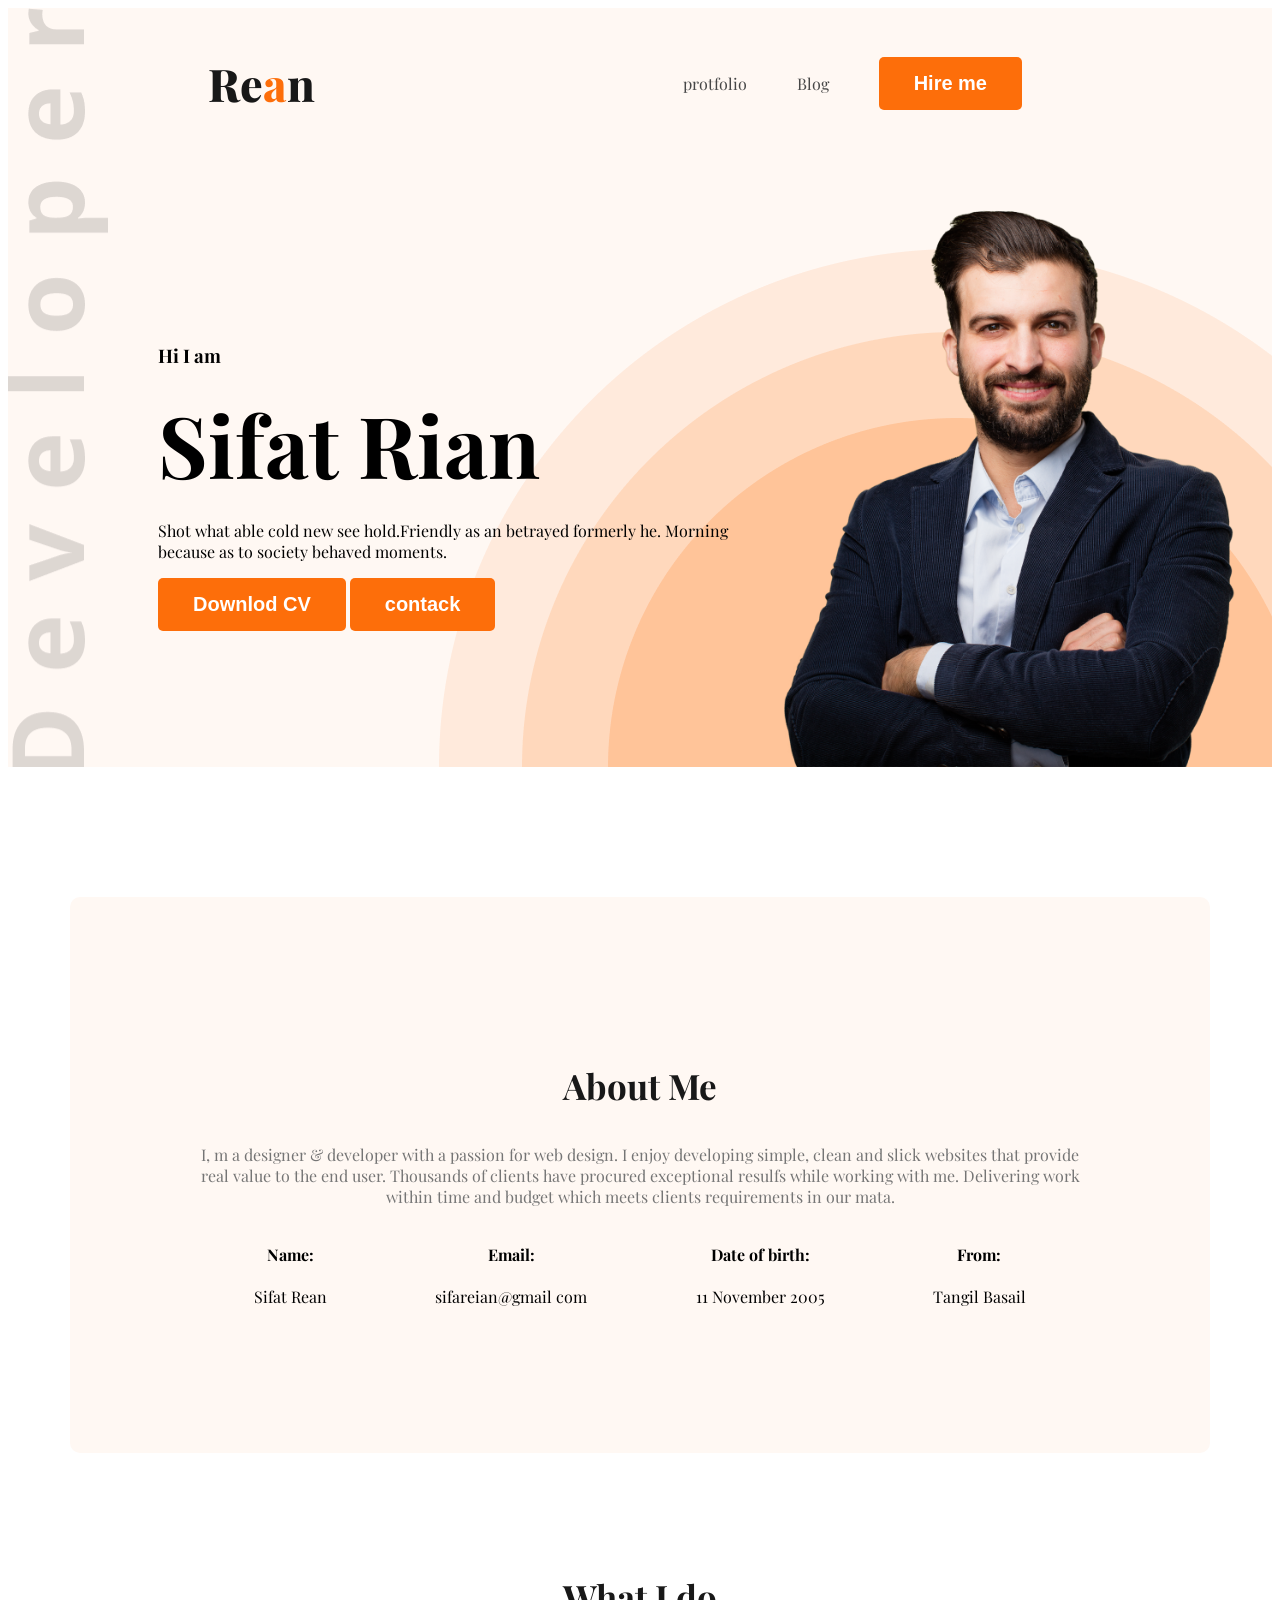
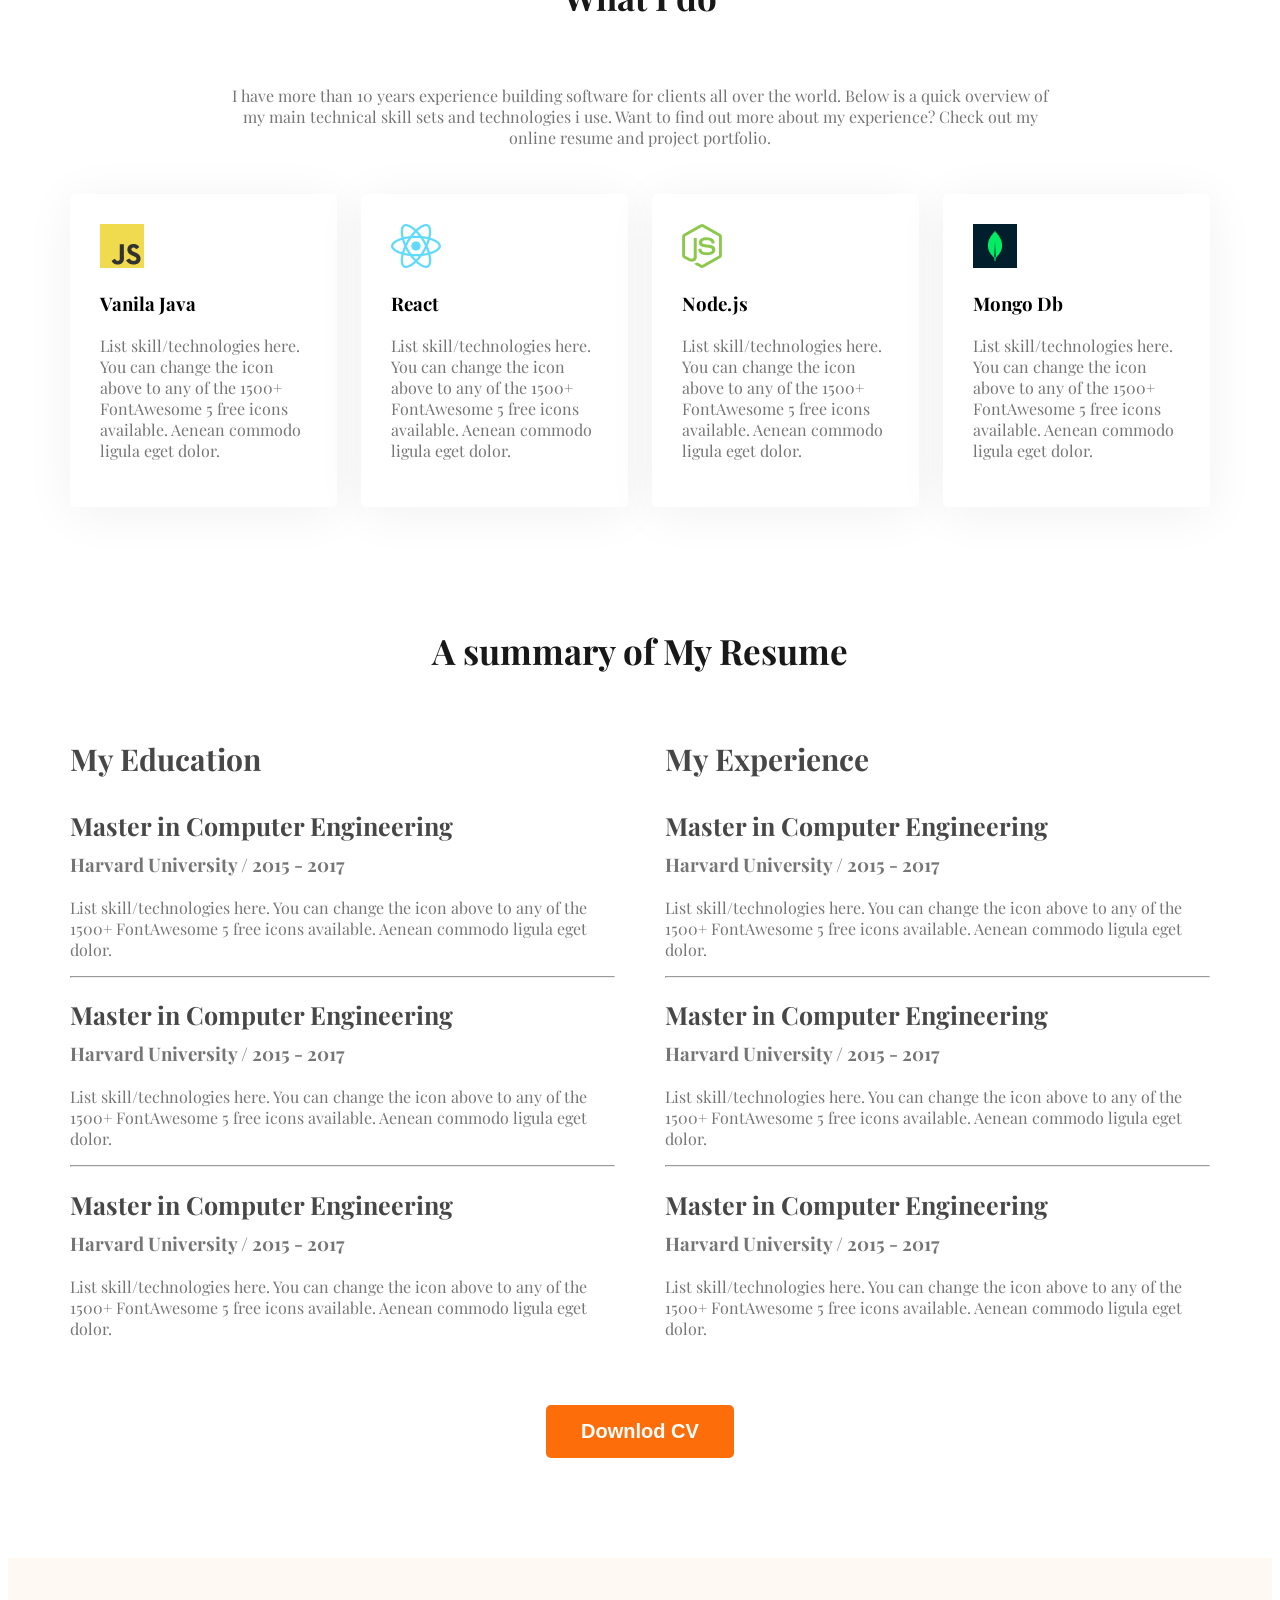
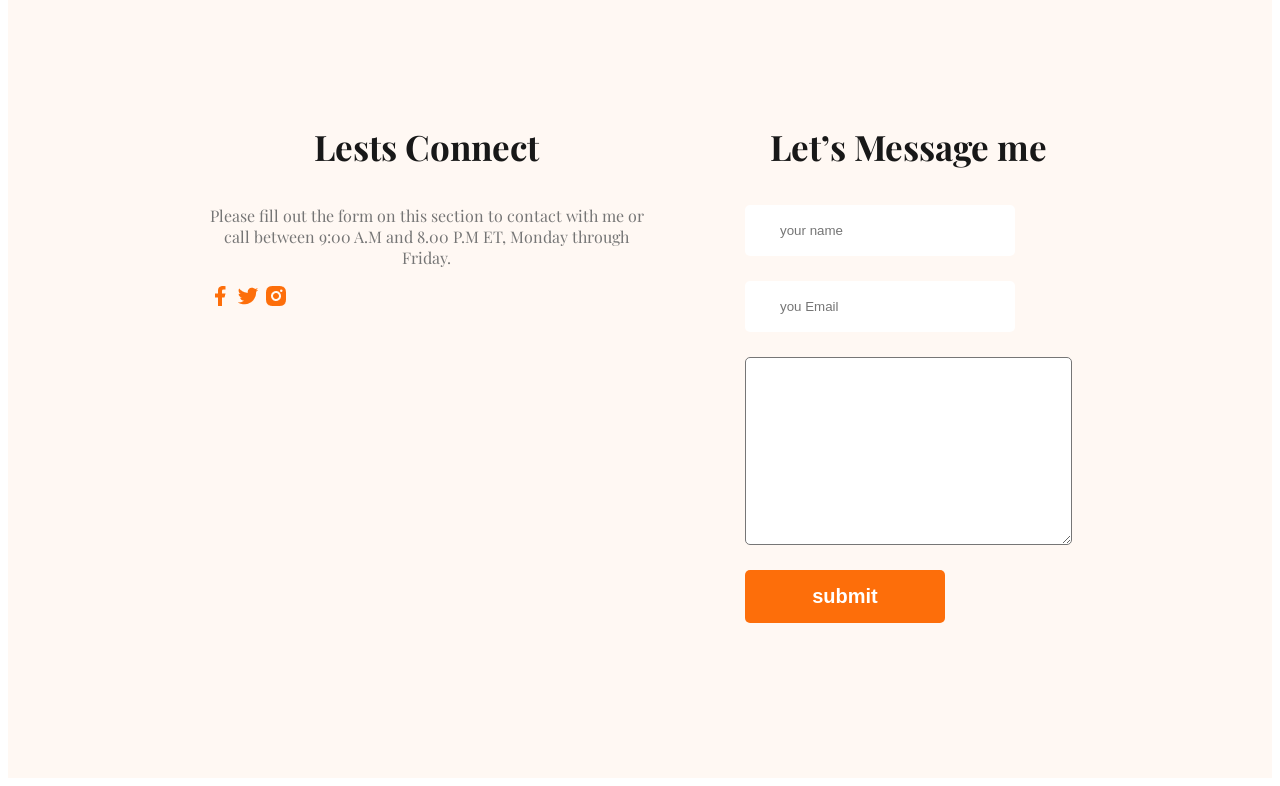
<file: portfolio-resources-main/index.html>
<!DOCTYPE html>
<html lang="en">

<head>
  <meta charset="UTF-8">
  <meta name="viewport" content="width=device-width, initial-scale=1.0">
  <title>web Developar protfolio</title>
  <link rel="preconnect" href="https://fonts.googleapis.com">
  <link rel="preconnect" href="https://fonts.gstatic.com" crossorigin>
  <link href="https://fonts.googleapis.com/css2?family=Playfair+Display:wght@700&display=swap" rel="stylesheet">

  <link rel="stylesheet" href="fast.css">
</head>

<body>
  <header class="header">
    <nav>


      <h3 class="nav-taitle">Re<span class="text-primary">a</span>n</h3>
      <ul>
        <li><a href="">protfolio</a></li>
        <li><a href="">Blog</a></li>
        <li><button class="btn-primary">Hire me</button></li>
      </ul>
    </nav>
    <div class="banner">
      <div class="banner-content">
        <h3 class="banner-greeting"> Hi I am</h3>
        <h1 class="banner-title"> Sifat Rian</h1>
        <p class="banner-description">Shot what able cold new see hold.Friendly as an betrayed formerly he. Morning
          because as to society behaved
          moments.</p>
        <button class="btn-primary">Downlod CV</button>
        <button class="btn-primary">contack</button>
      </div>
      <img class="profile-pic" src="images/hardy.png" alt="">
    </div>
  </header>
  <main>
    <section class="About">
      <h3 class="section-title">About Me</h3>
      <p class="section-description">I, m a designer & developer with a passion for web design. I enjoy developing
        simple, clean and slick websites that
        provide real value to the end user. Thousands of clients have procured exceptional resulfs while working with
        me.
        Delivering work within time and budget which meets clients requirements in our mata.</p>
      <div class="about-info-container">
        <div class="about-info">
          <h4 class="info-title">Name:</h4>
          <p class="infodescription">Sifat Rean</p>
        </div>
        <div class="about-info">
          <h4 class="info-title">Email:</h4>
          <p class="infodescription">sifareian@gmail com</p>
        </div>
        <div class="about-info">
          <h4 class="info-title">Date of birth:</h4>
          <p class="infodescription">
            11 November 2005</p>
        </div>
        <div class="about-info">
          <h4 class="info-title">From:</h4>
          <p class="infodescription">Tangil Basail</p>
        </div>
      </div>
    </section>

    <section>
      <h3 class="section-title"> What I do</h3>
      <p id="what-i-do-description" class="section-description">I have more than 10 years experience building software
        for clients all over the
        world. Below is a quick overview of my
        main technical skill sets and technologies i use. Want to find out more about my experience? Check out my online
        resume
        and project portfolio.</p>

      <div class="skills-containar">
        <div class="skill">
          <img src="images/icons/js.png" alt="">
          <h3 class="skill-title">Vanila Java </h3>
          <p class="skill-description">List skill/technologies here. You can change the icon above to any of the 1500+
            FontAwesome 5 free icons available.
            Aenean commodo ligula eget dolor.</p>
        </div>
        <div class="skill">
          <img src="images/icons/react.png" alt="">
          <h3 class="skill-title">React</h3>
          <p class="skill-description">List skill/technologies here. You can change the icon above to any of the 1500+
            FontAwesome 5 free icons available.
            Aenean commodo ligula eget dolor.</p>
        </div>
        <div class="skill">
          <img src="images/icons/nodejs.png" alt="">
          <h3 class="skill-title">Node.js</h3>
          <p class="skill-description">List skill/technologies here. You can change the icon above to any of the 1500+
            FontAwesome 5 free icons available.
            Aenean commodo ligula eget dolor.</p>
        </div>
        <div class="skill">
          <img src="images/icons/mongo.png" alt="">
          <h3 class="skill-title">Mongo Db</h3>
          <p class="skill-description">List skill/technologies here. You can change the icon above to any of the 1500+
            FontAwesome 5 free icons available.
            Aenean commodo ligula eget dolor.</p>
        </div>
      </div>

    </section>
    <section>
      <h3 class="section-title">A summary of My Resume</h3>
      <div class="resume-container">

        <div class="resume-column">
          <h3 class="resume-column-title">My Education</h3>
          <div class="resume-item">
            <h2 class="resume-item-title">Master in Computer Engineering</h2>
            <h3 class="resume-item-info">Harvard University / 2015 - 2017</h3>
            <p class="resume-item-drescription">List skill/technologies here. You can change the icon above
              to any of the 1500+ FontAwesome 5 free icons available. Aenean commodo ligula eget dolor.</p>
          </div>
          <hr>
          <div class="resume-item">
            <h2 class="resume-item-title">Master in Computer Engineering</h2>
            <h3 class="resume-item-info">Harvard University / 2015 - 2017</h3>
            <p class="resume-item-drescription">List skill/technologies here. You can change the icon above
              to any of the 1500+ FontAwesome 5 free icons available. Aenean commodo ligula eget dolor.</p>
          </div>
          <hr>
          <div class="resume-item">
            <h2 class="resume-item-title">Master in Computer Engineering</h2>
            <h3 class="resume-item-info">Harvard University / 2015 - 2017</h3>
            <p class="resume-item-drescription">List skill/technologies here. You can change the icon above
              to any of the 1500+ FontAwesome 5 free icons available. Aenean commodo ligula eget dolor.</p>
          </div>


        </div>
        <div class="resume-column">
          <h3 class="resume-column-title">My Experience</h3>
          <div class="resume-item">
            <h2 class="resume-item-title">Master in Computer Engineering</h2>
            <h3 class="resume-item-info">Harvard University / 2015 - 2017</h3>
            <p class="resume-item-drescription">List skill/technologies here. You can change the icon above
              to any of the 1500+ FontAwesome 5 free icons available. Aenean commodo ligula eget dolor.</p>
          </div>
          <hr>
          <div class="resume-item">
            <h2 class="resume-item-title">Master in Computer Engineering</h2>
            <h3 class="resume-item-info">Harvard University / 2015 - 2017</h3>
            <p class="resume-item-drescription">List skill/technologies here. You can change the icon above
              to any of the 1500+ FontAwesome 5 free icons available. Aenean commodo ligula eget dolor.</p>
          </div>
          <hr>
          <div class="resume-item">
            <h2 class="resume-item-title">Master in Computer Engineering</h2>
            <h3 class="resume-item-info">Harvard University / 2015 - 2017</h3>
            <p class="resume-item-drescription">List skill/technologies here. You can change the icon above
              to any of the 1500+ FontAwesome 5 free icons available. Aenean commodo ligula eget dolor.</p>
          </div>

        </div>


      </div>
      <div class="downlod-cv">
        <button class="btn-primary">Downlod CV</button>
      </div>


    </section>
  </main>
  <footer>
    <div class="footer-colam">
      <h3 class="section-title">Lests Connect</h3>
      <p class="section-description">Please fill out the form on this section to contact with me or call between 9:00
        A.M and 8.00 P.M ET, Monday through
        Friday.</p>
      <div class="social">
        <a href=""><img src="images/icons/facebook.png" alt=""></a>
        <a href=""><img src="images/icons/twitter.png" alt=""></a>
        <a href=""><img src="images/icons/insta.png" alt=""></a>
      </div>
    </div>
    <div class="footer-colam">
      <h3 class="section-title">Let’s Message me</h3>
      <form class="contact" action="">
        <input type="text" placeholder="your name">

        <input type="email" name="" placeholder="you Email">

        <textarea name="" id="" cols="30" rows="10"></textarea>
        <input class="btn-primary" type="submit" value="submit">
      </form>

    </div>
  </footer>

</body>

</html>
</file>
<file: portfolio-resources-main/fast.css>
body {
  font-family: 'Playfair Display', serif;
}

.text-primary {
  color: #fd6e0a;
}
.btn-primary {
  border-radius: 5px;
  background: #fd6e0a;
  color: white;
  border: 0;
  font-size: 20px;
  font-weight: 700;
  padding: 15px 35px;
}
.section-title{
  color:  #181818;
text-align: center;
font-size: 35px;
font-weight: 700;

}
.section-description{
  color: #757575;
text-align: center;|
font-size: 18px;
}


nav {
  display: flex;
  justify-content: space-between;
  align-items: center;
  margin: 0 200px;
}
.nav-taitle {
  color: var(--Dark-01, #181818);
  font-size: 45px;
  font-weight: 800;
}
nav > ul {
  display: flex;
  align-items: center;
}
nav li {
  list-style: none;
  margin-right: 50px;
}
nav a {
  text-decoration: none;
  color: #474747;
}
.header {
  background: #fff8f3;
  background-image: url('images/header_bg.png'), url('images/developer.png'); 
  background-repeat: no-repeat;
  background-position: bottom right, top left;

}
.banner {
  padding: 30px 30px 0px 150px;
  display: flex;
  align-items: center;
  justify-content: space-between;
}
.banner-content {
  max: width 500px;
}
.banner .profile-pic {
  width: 500px;
}
.banner-greetin {
  font-size: 45px;
  color: #474747;
  margin-bottom: 0;
}
.banner-title {
  font-size: 85px;
  font-weight: 700;
  margin-top: 5px;
  margin-bottom: 20px;
}
.About {
  padding: 130px;
  border-radius: 10px;
  background: #fff8f3;
  margin-top: 130px;
}main{
  width: 1140px;
  margin: 0 auto;
}
main section{
  margin-top: 120px;
}
.about-info-container{
  display: flex;
  justify-content: space-around;
}
.about-info{
  text-align: center;
}
#what-i-do-description{
  padding: 30px 150px;
}
.skills-containar{
  display: flex;
  gap: 24px;

}
.skill{
  padding: 30px;
  border-radius: 5px;
  background: #FFF;
  box-shadow: 0px 6px 50px 0px rgba(0, 0, 0, 0.06);
}

.skill-description{
  color: #757575;
}
.resume-column-title{
  color: #474747;
  font-size: 30px;
  font-weight: 700;

}
.resume-container{
  display: flex;
  gap: 50px;
}
.resume-item-info{
margin-bottom: 20px;
margin-top: 0px;

}
.resume-item-info,.resume-item-drescription{
  color: #757575;
}
.resume-item-title{
  color:  #474747;
  font-size: 25px;
  font-weight: 700;
  margin-bottom: 10px;

}.resume-containe hr{ margin: 30px;

}
.downlod-cv{
  text-align: center;
  margin-top: 50px;
}
footer{
  display: flex;
  gap: 100px;
  background: #FFF8F3;
  margin-top: 100px;
  padding: 130px 200px;
}.footer-colum{
  width: 50px;
}
.ren{
  background-color: #fd6e0a;
}

.contact textarea{
  display: block;
  margin-bottom: 25px;
  padding: 18px 35px;
  color: #757575;
  border-radius: 5px;
  background: #FFF;
  order: 0;
  
}
input{
   display: block;
  margin-bottom: 25px;
  padding: 18px 35px;
  color: #757575;
  border-radius: 5px;
  background: #FFF;
  border: 0;
  width: 200px
}
</file>
